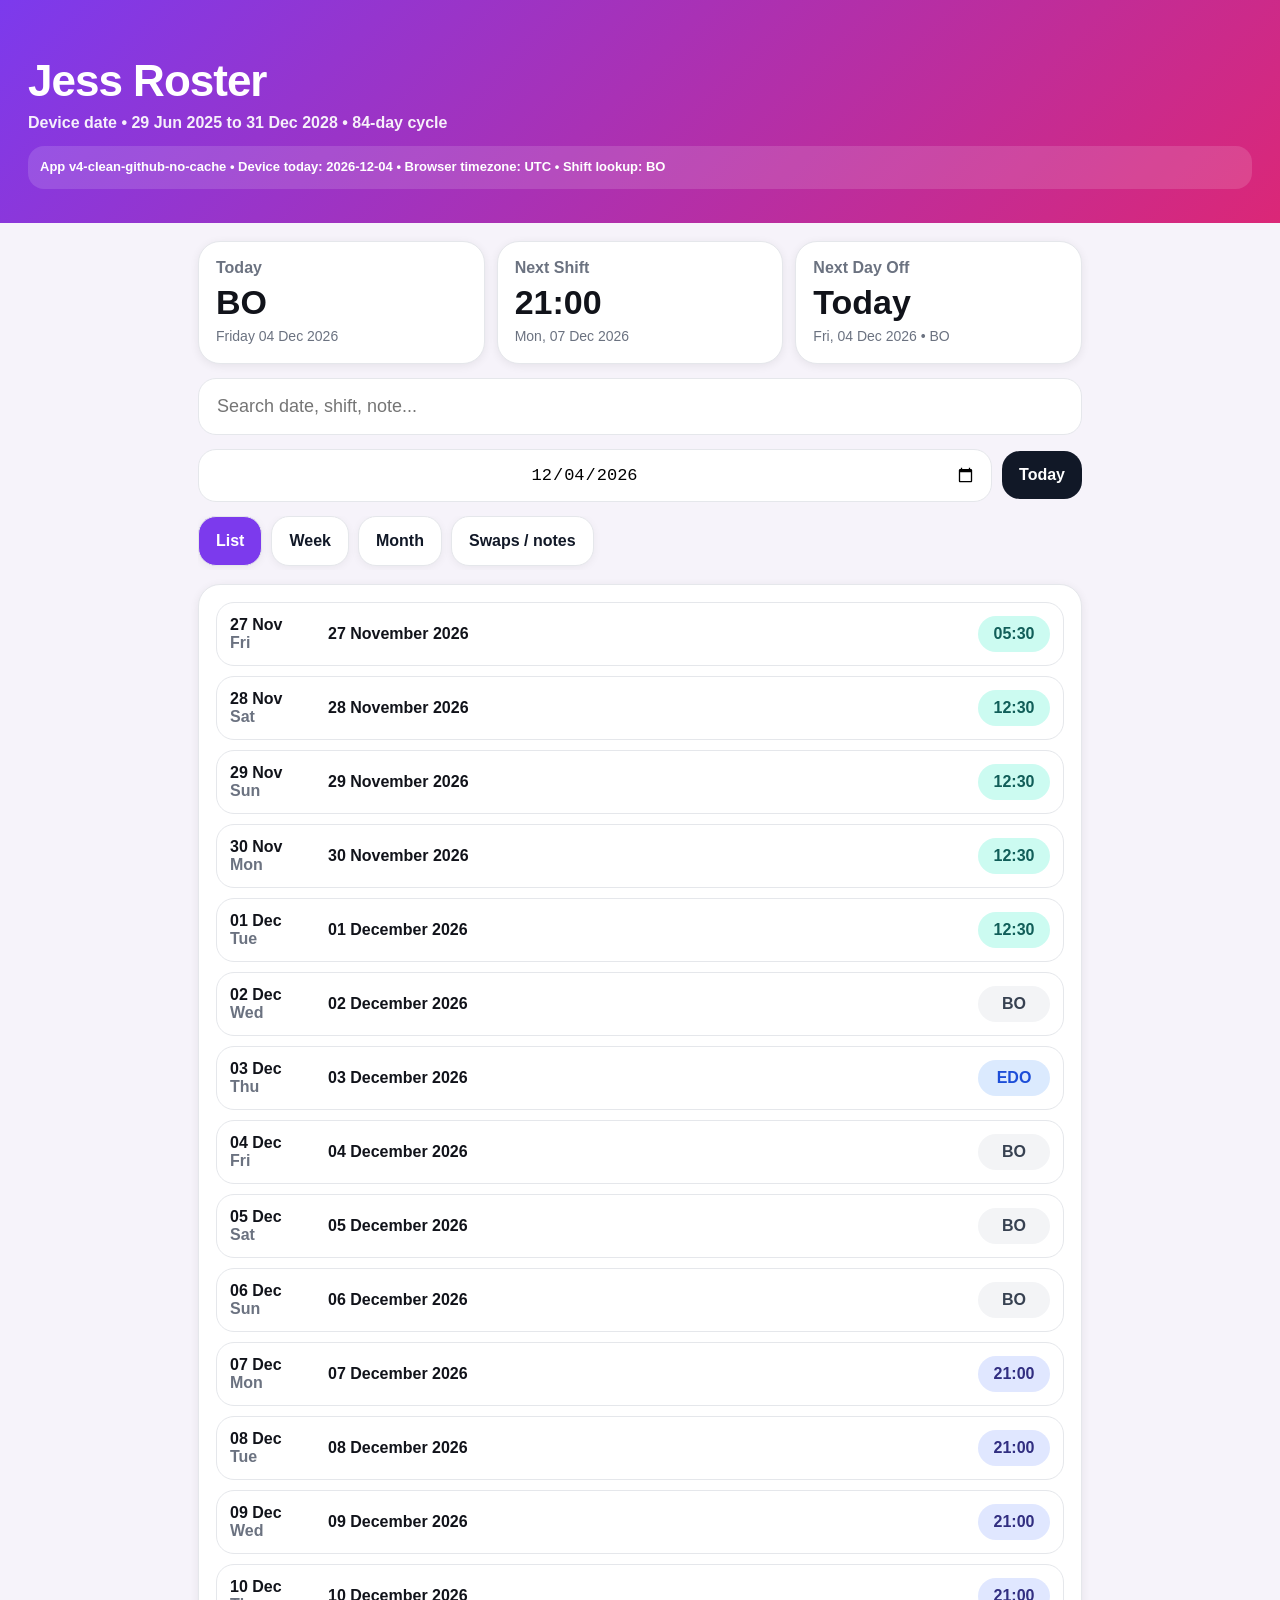
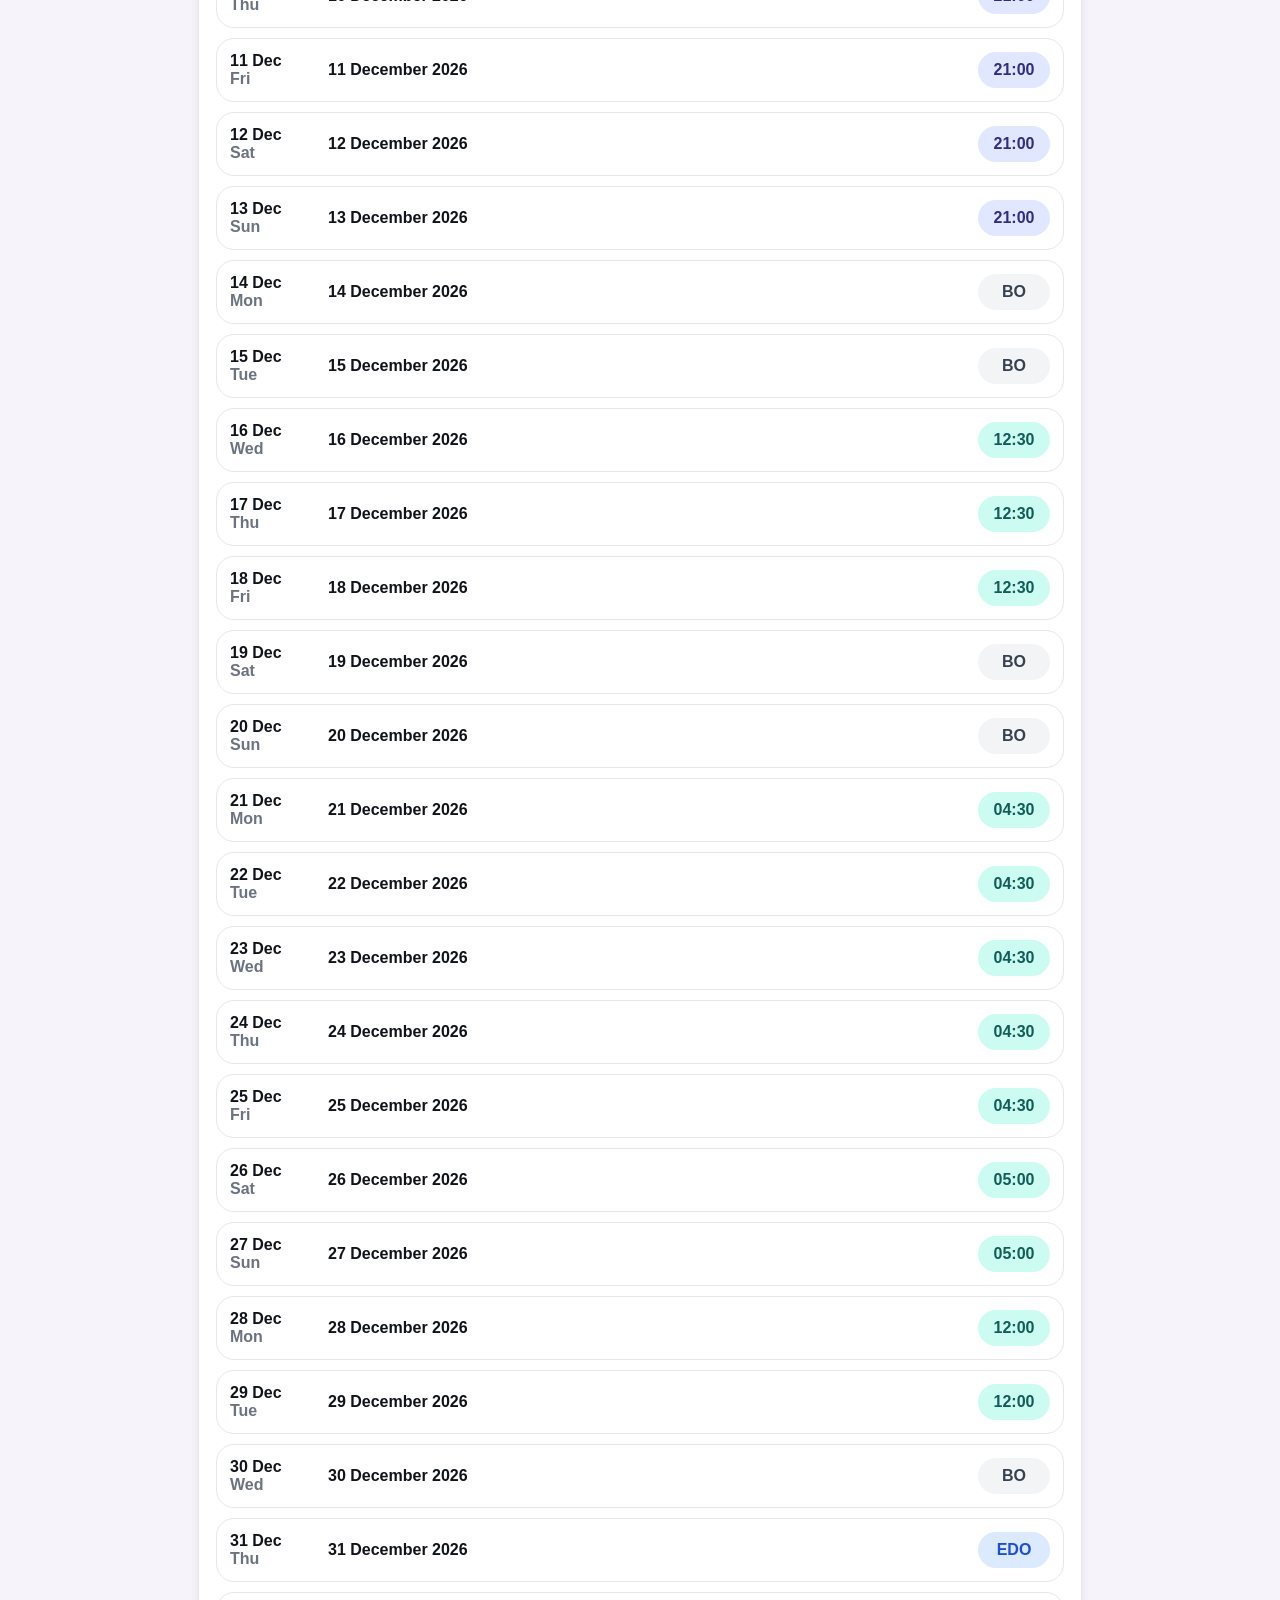
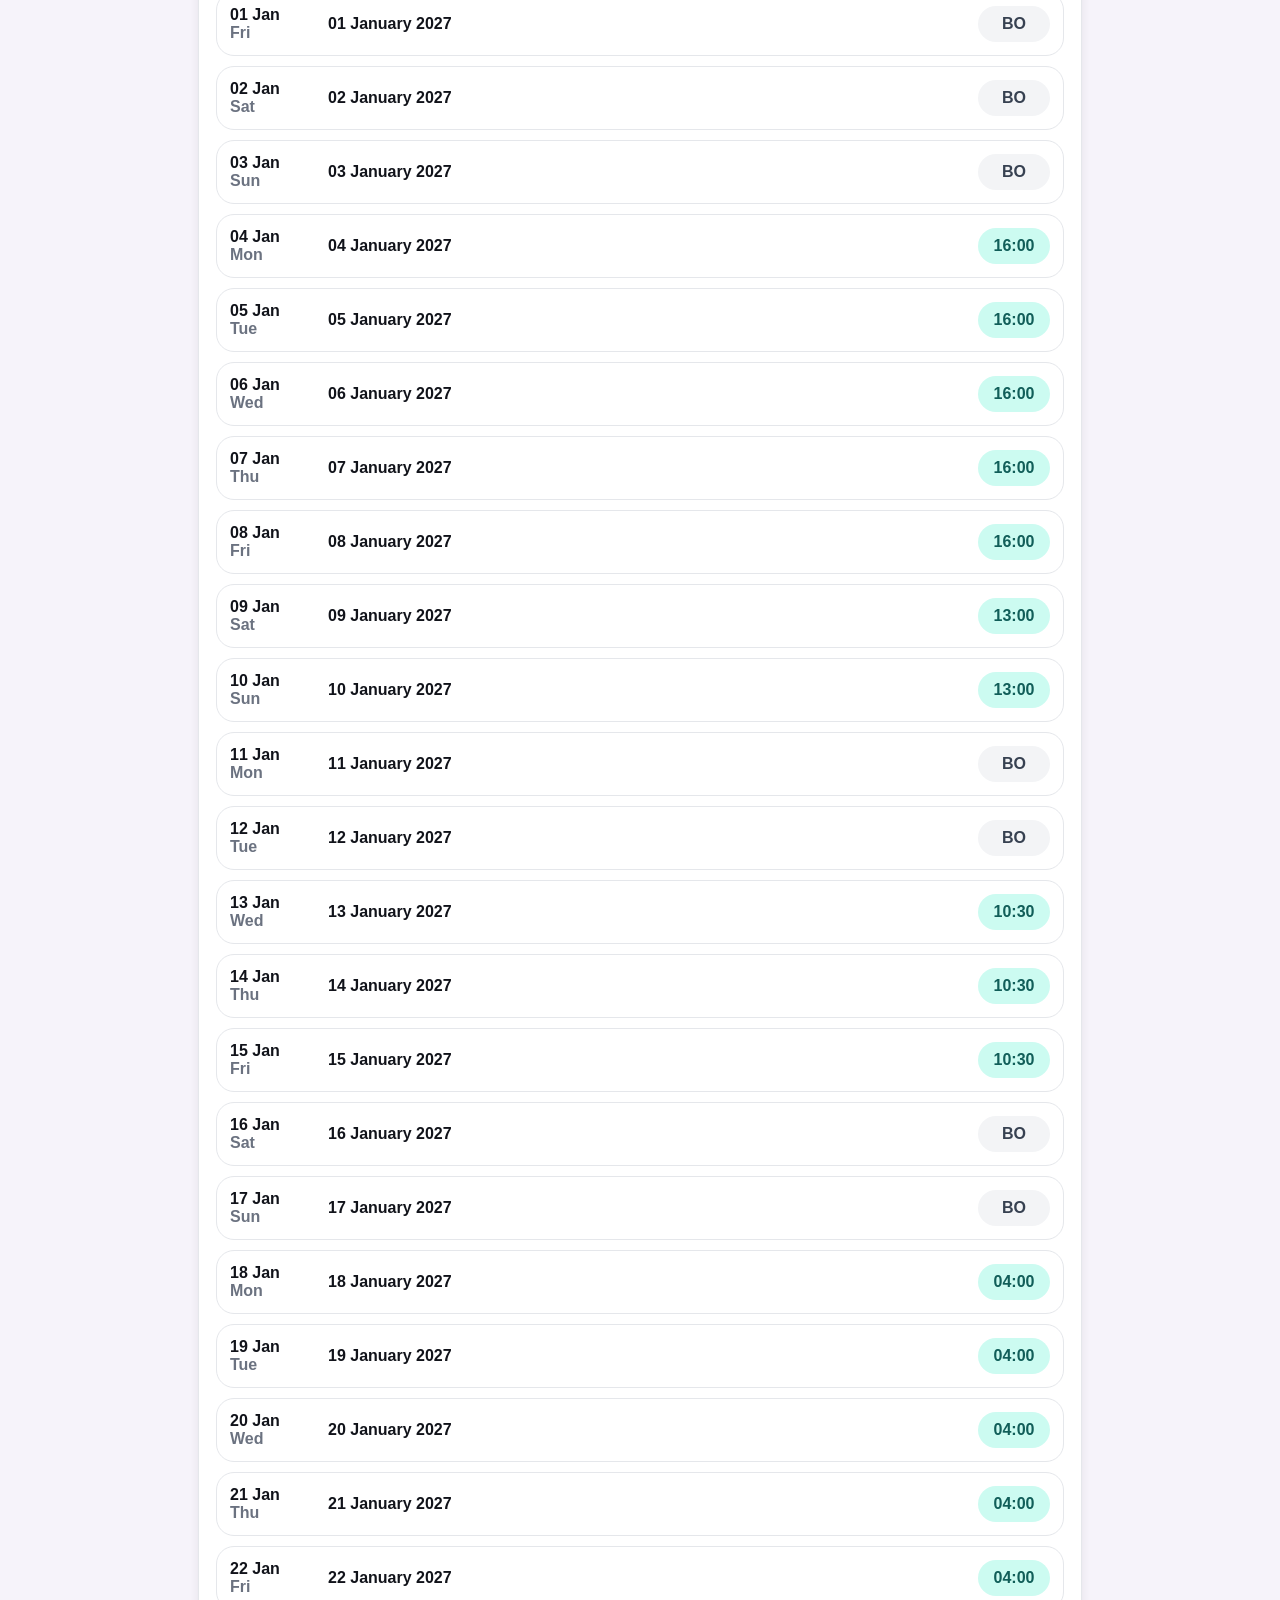
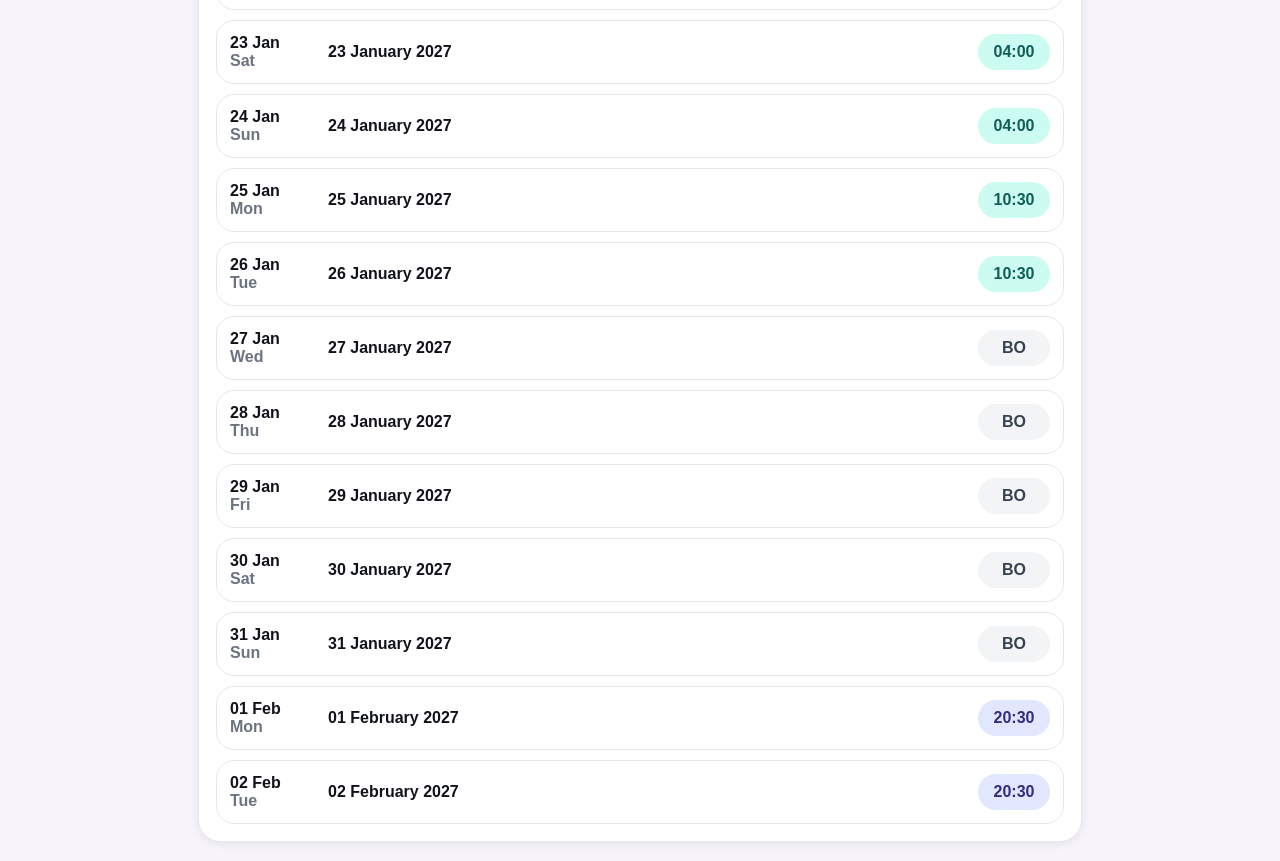
<file: Jess_Roster_Mobile_Fixed.html>
<!doctype html>
<html lang="en-AU">
<head>
<meta charset="utf-8">
<meta name="viewport" content="width=device-width,initial-scale=1,viewport-fit=cover">
<meta name="theme-color" content="#7c3aed">
<meta name="apple-mobile-web-app-capable" content="yes">
<meta name="apple-mobile-web-app-status-bar-style" content="black-translucent">
<meta name="apple-mobile-web-app-title" content="Jess Roster">
<title>Jess Roster</title>
<style>
:root {
  --bg:#f6f3fa; --card:#fff; --ink:#11131a; --muted:#6b7280; --line:#e5e7eb;
  --purple:#7c3aed; --pink:#db2777;
}
* { box-sizing:border-box; -webkit-tap-highlight-color:transparent; }
html { -webkit-text-size-adjust:100%; }
body {
  margin:0; background:var(--bg); color:var(--ink);
  font-family:-apple-system,BlinkMacSystemFont,"Segoe UI",Roboto,Arial,sans-serif;
  padding-bottom:env(safe-area-inset-bottom);
}
header {
  padding:calc(42px + env(safe-area-inset-top)) 22px 26px;
  color:white; background:linear-gradient(135deg,var(--purple),var(--pink));
}
h1 { margin:0; font-size:40px; letter-spacing:-1px; }
header p { margin:8px 0 0; font-size:16px; opacity:.92; font-weight:700; }
main { padding:14px; max-width:920px; margin:auto; }
.grid { display:grid; grid-template-columns:1fr; gap:12px; }
.card { background:var(--card); border:1px solid var(--line); border-radius:22px; padding:17px; box-shadow:0 2px 10px #00000012; }
.label { color:var(--muted); font-weight:800; font-size:16px; }
.big { font-size:34px; font-weight:900; margin-top:8px; line-height:1.05; min-height:38px; }
.small { color:var(--muted); font-size:14px; margin-top:5px; min-height:18px; }
.search { width:100%; padding:17px 18px; border:1px solid var(--line); border-radius:18px; font-size:18px; margin:14px 0; }
.datebar { display:flex; gap:10px; align-items:center; }
.datebar input { min-width:0; flex:1; padding:15px; border-radius:18px; border:1px solid var(--line); text-align:center; font-size:17px; }
button { border:0; border-radius:18px; padding:15px 17px; font-weight:900; background:#111827; color:white; cursor:pointer; font-size:16px; }
.tabs { display:flex; gap:9px; overflow:auto; margin:14px 0; padding-bottom:4px; }
.tabs button { white-space:nowrap; background:white; color:#111827; border:1px solid var(--line); box-shadow:0 2px 8px #0000000d; }
.tabs button.active { background:var(--purple); color:white; }
.rows { display:grid; gap:10px; }
.row { display:grid; grid-template-columns:88px 1fr 76px; gap:10px; align-items:center; padding:13px; border:1px solid var(--line); border-radius:18px; background:white; }
.row .d { font-weight:900; }
.row .w { color:var(--muted); font-weight:700; }
.pill { justify-self:end; min-width:72px; text-align:center; border-radius:999px; padding:9px 10px; font-weight:900; background:#eef2ff; }
.pill.off { background:#f3f4f6; color:#374151; }
.pill.day { background:#ccfbf1; color:#115e59; }
.pill.night { background:#e0e7ff; color:#312e81; }
.pill.leave { background:#fef3c7; color:#92400e; }
.pill.edo { background:#dbeafe; color:#1d4ed8; }
.monthHead { display:flex; align-items:center; justify-content:space-between; margin-bottom:12px; gap:10px; }
.monthHead h2 { margin:0; font-size:21px; text-align:center; }
.monthGrid { display:grid; grid-template-columns:repeat(7,1fr); gap:6px; }
.dow { text-align:center; font-size:12px; font-weight:900; color:var(--muted); }
.daycell { min-height:66px; background:white; border:1px solid var(--line); border-radius:14px; padding:6px; }
.daycell.other { opacity:.35; }
.daycell.today { outline:3px solid var(--purple); }
.num { font-weight:900; }
.shift { margin-top:5px; display:inline-block; font-weight:900; font-size:12px; border-radius:999px; padding:5px 6px; background:#eef2ff; }
textarea { width:100%; border:1px solid var(--line); border-radius:14px; padding:12px; min-height:90px; font-size:16px; }
.note { border:1px solid var(--line); background:white; border-radius:16px; padding:12px; margin-bottom:10px; }
.debug { margin-top:14px; padding:12px; border-radius:16px; background:#ffffff22; color:white; font-size:13px; font-weight:700; line-height:1.45; overflow-wrap:anywhere; }
@media (min-width:720px) {
  header { padding:56px 28px 34px; }
  h1 { font-size:44px; }
  main { padding:18px; }
  .grid { grid-template-columns:repeat(3,1fr); }
  .big { font-size:34px; }
  .daycell { min-height:78px; padding:8px; }
}
</style>
</head>
<body>
<header>
  <h1>Jess Roster</h1>
  <p>Device date • 29 Jun 2025 to 31 Dec 2028 • 84-day cycle</p>
  <div class="debug" id="debugBox">Loading v4-clean-github-no-cache...</div>
</header>
<main>
  <section class="grid">
    <div class="card"><div class="label">Today</div><div id="todayShift" class="big">—</div><div id="todayDate" class="small"></div></div>
    <div class="card"><div class="label">Next Shift</div><div id="nextShift" class="big">—</div><div id="nextDate" class="small"></div></div>
    <div class="card"><div class="label">Next Day Off</div><div id="nextOff" class="big">—</div><div id="nextOffDate" class="small"></div></div>
  </section>

  <input id="search" class="search" placeholder="Search date, shift, note...">

  <div class="datebar">
    <input id="jumpDate" type="date">
    <button id="todayButton" type="button">Today</button>
  </div>

  <nav class="tabs">
    <button class="active" data-view="list" type="button">List</button>
    <button data-view="week" type="button">Week</button>
    <button data-view="month" type="button">Month</button>
    <button data-view="notes" type="button">Swaps / notes</button>
  </nav>

  <section id="content" class="card"></section>
</main>

<script>
const APP_VERSION = "v4-clean-github-no-cache";
const ROSTER = [{"date":"2025-06-29","shift":"20:30"},{"date":"2025-06-30","shift":"BO"},{"date":"2025-07-01","shift":"BO"},{"date":"2025-07-02","shift":"12:00"},{"date":"2025-07-03","shift":"12:00"},{"date":"2025-07-04","shift":"12:00"},{"date":"2025-07-05","shift":"BO"},{"date":"2025-07-06","shift":"BO"},{"date":"2025-07-07","shift":"05:30"},{"date":"2025-07-08","shift":"05:30"},{"date":"2025-07-09","shift":"05:30"},{"date":"2025-07-10","shift":"05:30"},{"date":"2025-07-11","shift":"05:30"},{"date":"2025-07-12","shift":"12:30"},{"date":"2025-07-13","shift":"12:30"},{"date":"2025-07-14","shift":"12:30"},{"date":"2025-07-15","shift":"12:30"},{"date":"2025-07-16","shift":"BO"},{"date":"2025-07-17","shift":"EDO"},{"date":"2025-07-18","shift":"BO"},{"date":"2025-07-19","shift":"BO"},{"date":"2025-07-20","shift":"BO"},{"date":"2025-07-21","shift":"21:00"},{"date":"2025-07-22","shift":"21:00"},{"date":"2025-07-23","shift":"21:00"},{"date":"2025-07-24","shift":"21:00"},{"date":"2025-07-25","shift":"21:00"},{"date":"2025-07-26","shift":"21:00"},{"date":"2025-07-27","shift":"21:00"},{"date":"2025-07-28","shift":"BO"},{"date":"2025-07-29","shift":"BO"},{"date":"2025-07-30","shift":"12:30"},{"date":"2025-07-31","shift":"12:30"},{"date":"2025-08-01","shift":"12:30"},{"date":"2025-08-02","shift":"BO"},{"date":"2025-08-03","shift":"BO"},{"date":"2025-08-04","shift":"04:30"},{"date":"2025-08-05","shift":"04:30"},{"date":"2025-08-06","shift":"04:30"},{"date":"2025-08-07","shift":"04:30"},{"date":"2025-08-08","shift":"04:30"},{"date":"2025-08-09","shift":"05:00"},{"date":"2025-08-10","shift":"05:00"},{"date":"2025-08-11","shift":"12:00"},{"date":"2025-08-12","shift":"12:00"},{"date":"2025-08-13","shift":"BO"},{"date":"2025-08-14","shift":"EDO"},{"date":"2025-08-15","shift":"BO"},{"date":"2025-08-16","shift":"BO"},{"date":"2025-08-17","shift":"BO"},{"date":"2025-08-18","shift":"16:00"},{"date":"2025-08-19","shift":"16:00"},{"date":"2025-08-20","shift":"16:00"},{"date":"2025-08-21","shift":"16:00"},{"date":"2025-08-22","shift":"16:00"},{"date":"2025-08-23","shift":"13:00"},{"date":"2025-08-24","shift":"13:00"},{"date":"2025-08-25","shift":"BO"},{"date":"2025-08-26","shift":"BO"},{"date":"2025-08-27","shift":"10:30"},{"date":"2025-08-28","shift":"10:30"},{"date":"2025-08-29","shift":"10:30"},{"date":"2025-08-30","shift":"BO"},{"date":"2025-08-31","shift":"BO"},{"date":"2025-09-01","shift":"04:00"},{"date":"2025-09-02","shift":"04:00"},{"date":"2025-09-03","shift":"04:00"},{"date":"2025-09-04","shift":"04:00"},{"date":"2025-09-05","shift":"04:00"},{"date":"2025-09-06","shift":"04:00"},{"date":"2025-09-07","shift":"04:00"},{"date":"2025-09-08","shift":"10:30"},{"date":"2025-09-09","shift":"10:30"},{"date":"2025-09-10","shift":"BO"},{"date":"2025-09-11","shift":"BO"},{"date":"2025-09-12","shift":"BO"},{"date":"2025-09-13","shift":"BO"},{"date":"2025-09-14","shift":"BO"},{"date":"2025-09-15","shift":"20:30"},{"date":"2025-09-16","shift":"20:30"},{"date":"2025-09-17","shift":"20:30"},{"date":"2025-09-18","shift":"20:30"},{"date":"2025-09-19","shift":"20:30"},{"date":"2025-09-20","shift":"20:30"},{"date":"2025-09-21","shift":"20:30"},{"date":"2025-09-22","shift":"BO"},{"date":"2025-09-23","shift":"BO"},{"date":"2025-09-24","shift":"12:00"},{"date":"2025-09-25","shift":"12:00"},{"date":"2025-09-26","shift":"12:00"},{"date":"2025-09-27","shift":"BO"},{"date":"2025-09-28","shift":"BO"},{"date":"2025-09-29","shift":"05:30"},{"date":"2025-09-30","shift":"05:30"},{"date":"2025-10-01","shift":"05:30"},{"date":"2025-10-02","shift":"05:30"},{"date":"2025-10-03","shift":"05:30"},{"date":"2025-10-04","shift":"12:30"},{"date":"2025-10-05","shift":"12:30"},{"date":"2025-10-06","shift":"12:30"},{"date":"2025-10-07","shift":"12:30"},{"date":"2025-10-08","shift":"BO"},{"date":"2025-10-09","shift":"EDO"},{"date":"2025-10-10","shift":"BO"},{"date":"2025-10-11","shift":"BO"},{"date":"2025-10-12","shift":"BO"},{"date":"2025-10-13","shift":"21:00"},{"date":"2025-10-14","shift":"21:00"},{"date":"2025-10-15","shift":"21:00"},{"date":"2025-10-16","shift":"21:00"},{"date":"2025-10-17","shift":"21:00"},{"date":"2025-10-18","shift":"21:00"},{"date":"2025-10-19","shift":"21:00"},{"date":"2025-10-20","shift":"BO"},{"date":"2025-10-21","shift":"BO"},{"date":"2025-10-22","shift":"12:30"},{"date":"2025-10-23","shift":"12:30"},{"date":"2025-10-24","shift":"12:30"},{"date":"2025-10-25","shift":"BO"},{"date":"2025-10-26","shift":"BO"},{"date":"2025-10-27","shift":"04:30"},{"date":"2025-10-28","shift":"04:30"},{"date":"2025-10-29","shift":"04:30"},{"date":"2025-10-30","shift":"04:30"},{"date":"2025-10-31","shift":"04:30"},{"date":"2025-11-01","shift":"05:00"},{"date":"2025-11-02","shift":"05:00"},{"date":"2025-11-03","shift":"12:00"},{"date":"2025-11-04","shift":"12:00"},{"date":"2025-11-05","shift":"BO"},{"date":"2025-11-06","shift":"EDO"},{"date":"2025-11-07","shift":"BO"},{"date":"2025-11-08","shift":"BO"},{"date":"2025-11-09","shift":"BO"},{"date":"2025-11-10","shift":"16:00"},{"date":"2025-11-11","shift":"16:00"},{"date":"2025-11-12","shift":"16:00"},{"date":"2025-11-13","shift":"16:00"},{"date":"2025-11-14","shift":"16:00"},{"date":"2025-11-15","shift":"13:00"},{"date":"2025-11-16","shift":"13:00"},{"date":"2025-11-17","shift":"BO"},{"date":"2025-11-18","shift":"BO"},{"date":"2025-11-19","shift":"10:30"},{"date":"2025-11-20","shift":"10:30"},{"date":"2025-11-21","shift":"10:30"},{"date":"2025-11-22","shift":"BO"},{"date":"2025-11-23","shift":"BO"},{"date":"2025-11-24","shift":"04:00"},{"date":"2025-11-25","shift":"04:00"},{"date":"2025-11-26","shift":"04:00"},{"date":"2025-11-27","shift":"04:00"},{"date":"2025-11-28","shift":"04:00"},{"date":"2025-11-29","shift":"04:00"},{"date":"2025-11-30","shift":"04:00"},{"date":"2025-12-01","shift":"10:30"},{"date":"2025-12-02","shift":"10:30"},{"date":"2025-12-03","shift":"BO"},{"date":"2025-12-04","shift":"BO"},{"date":"2025-12-05","shift":"BO"},{"date":"2025-12-06","shift":"BO"},{"date":"2025-12-07","shift":"BO"},{"date":"2025-12-08","shift":"20:30"},{"date":"2025-12-09","shift":"20:30"},{"date":"2025-12-10","shift":"20:30"},{"date":"2025-12-11","shift":"20:30"},{"date":"2025-12-12","shift":"20:30"},{"date":"2025-12-13","shift":"20:30"},{"date":"2025-12-14","shift":"20:30"},{"date":"2025-12-15","shift":"BO"},{"date":"2025-12-16","shift":"BO"},{"date":"2025-12-17","shift":"12:00"},{"date":"2025-12-18","shift":"12:00"},{"date":"2025-12-19","shift":"12:00"},{"date":"2025-12-20","shift":"BO"},{"date":"2025-12-21","shift":"BO"},{"date":"2025-12-22","shift":"05:30"},{"date":"2025-12-23","shift":"05:30"},{"date":"2025-12-24","shift":"05:30"},{"date":"2025-12-25","shift":"05:30"},{"date":"2025-12-26","shift":"05:30"},{"date":"2025-12-27","shift":"12:30"},{"date":"2025-12-28","shift":"12:30"},{"date":"2025-12-29","shift":"12:30"},{"date":"2025-12-30","shift":"12:30"},{"date":"2025-12-31","shift":"BO"},{"date":"2026-01-01","shift":"EDO"},{"date":"2026-01-02","shift":"BO"},{"date":"2026-01-03","shift":"BO"},{"date":"2026-01-04","shift":"BO"},{"date":"2026-01-05","shift":"21:00"},{"date":"2026-01-06","shift":"21:00"},{"date":"2026-01-07","shift":"21:00"},{"date":"2026-01-08","shift":"21:00"},{"date":"2026-01-09","shift":"21:00"},{"date":"2026-01-10","shift":"21:00"},{"date":"2026-01-11","shift":"21:00"},{"date":"2026-01-12","shift":"BO"},{"date":"2026-01-13","shift":"BO"},{"date":"2026-01-14","shift":"12:30"},{"date":"2026-01-15","shift":"12:30"},{"date":"2026-01-16","shift":"12:30"},{"date":"2026-01-17","shift":"BO"},{"date":"2026-01-18","shift":"BO"},{"date":"2026-01-19","shift":"04:30"},{"date":"2026-01-20","shift":"04:30"},{"date":"2026-01-21","shift":"04:30"},{"date":"2026-01-22","shift":"04:30"},{"date":"2026-01-23","shift":"04:30"},{"date":"2026-01-24","shift":"05:00"},{"date":"2026-01-25","shift":"05:00"},{"date":"2026-01-26","shift":"12:00"},{"date":"2026-01-27","shift":"12:00"},{"date":"2026-01-28","shift":"BO"},{"date":"2026-01-29","shift":"EDO"},{"date":"2026-01-30","shift":"BO"},{"date":"2026-01-31","shift":"BO"},{"date":"2026-02-01","shift":"BO"},{"date":"2026-02-02","shift":"16:00"},{"date":"2026-02-03","shift":"16:00"},{"date":"2026-02-04","shift":"16:00"},{"date":"2026-02-05","shift":"16:00"},{"date":"2026-02-06","shift":"16:00"},{"date":"2026-02-07","shift":"13:00"},{"date":"2026-02-08","shift":"13:00"},{"date":"2026-02-09","shift":"BO"},{"date":"2026-02-10","shift":"BO"},{"date":"2026-02-11","shift":"10:30"},{"date":"2026-02-12","shift":"10:30"},{"date":"2026-02-13","shift":"10:30"},{"date":"2026-02-14","shift":"BO"},{"date":"2026-02-15","shift":"BO"},{"date":"2026-02-16","shift":"04:00"},{"date":"2026-02-17","shift":"04:00"},{"date":"2026-02-18","shift":"04:00"},{"date":"2026-02-19","shift":"04:00"},{"date":"2026-02-20","shift":"04:00"},{"date":"2026-02-21","shift":"04:00"},{"date":"2026-02-22","shift":"04:00"},{"date":"2026-02-23","shift":"10:30"},{"date":"2026-02-24","shift":"10:30"},{"date":"2026-02-25","shift":"BO"},{"date":"2026-02-26","shift":"BO"},{"date":"2026-02-27","shift":"BO"},{"date":"2026-02-28","shift":"BO"},{"date":"2026-03-01","shift":"BO"},{"date":"2026-03-02","shift":"20:30"},{"date":"2026-03-03","shift":"20:30"},{"date":"2026-03-04","shift":"20:30"},{"date":"2026-03-05","shift":"20:30"},{"date":"2026-03-06","shift":"20:30"},{"date":"2026-03-07","shift":"20:30"},{"date":"2026-03-08","shift":"20:30"},{"date":"2026-03-09","shift":"BO"},{"date":"2026-03-10","shift":"BO"},{"date":"2026-03-11","shift":"12:00"},{"date":"2026-03-12","shift":"12:00"},{"date":"2026-03-13","shift":"12:00"},{"date":"2026-03-14","shift":"BO"},{"date":"2026-03-15","shift":"BO"},{"date":"2026-03-16","shift":"05:30"},{"date":"2026-03-17","shift":"05:30"},{"date":"2026-03-18","shift":"05:30"},{"date":"2026-03-19","shift":"05:30"},{"date":"2026-03-20","shift":"05:30"},{"date":"2026-03-21","shift":"12:30"},{"date":"2026-03-22","shift":"12:30"},{"date":"2026-03-23","shift":"12:30"},{"date":"2026-03-24","shift":"12:30"},{"date":"2026-03-25","shift":"BO"},{"date":"2026-03-26","shift":"EDO"},{"date":"2026-03-27","shift":"BO"},{"date":"2026-03-28","shift":"BO"},{"date":"2026-03-29","shift":"BO"},{"date":"2026-03-30","shift":"21:00"},{"date":"2026-03-31","shift":"21:00"},{"date":"2026-04-01","shift":"21:00"},{"date":"2026-04-02","shift":"21:00"},{"date":"2026-04-03","shift":"21:00"},{"date":"2026-04-04","shift":"21:00"},{"date":"2026-04-05","shift":"21:00"},{"date":"2026-04-06","shift":"BO"},{"date":"2026-04-07","shift":"BO"},{"date":"2026-04-08","shift":"12:30"},{"date":"2026-04-09","shift":"12:30"},{"date":"2026-04-10","shift":"12:30"},{"date":"2026-04-11","shift":"BO"},{"date":"2026-04-12","shift":"BO"},{"date":"2026-04-13","shift":"04:30"},{"date":"2026-04-14","shift":"04:30"},{"date":"2026-04-15","shift":"04:30"},{"date":"2026-04-16","shift":"04:30"},{"date":"2026-04-17","shift":"04:30"},{"date":"2026-04-18","shift":"05:00"},{"date":"2026-04-19","shift":"05:00"},{"date":"2026-04-20","shift":"12:00"},{"date":"2026-04-21","shift":"12:00"},{"date":"2026-04-22","shift":"BO"},{"date":"2026-04-23","shift":"EDO"},{"date":"2026-04-24","shift":"BO"},{"date":"2026-04-25","shift":"BO"},{"date":"2026-04-26","shift":"BO"},{"date":"2026-04-27","shift":"16:00"},{"date":"2026-04-28","shift":"16:00"},{"date":"2026-04-29","shift":"16:00"},{"date":"2026-04-30","shift":"16:00"},{"date":"2026-05-01","shift":"16:00"},{"date":"2026-05-02","shift":"13:00"},{"date":"2026-05-03","shift":"13:00"},{"date":"2026-05-04","shift":"BO"},{"date":"2026-05-05","shift":"BO"},{"date":"2026-05-06","shift":"10:30"},{"date":"2026-05-07","shift":"10:30"},{"date":"2026-05-08","shift":"10:30"},{"date":"2026-05-09","shift":"BO"},{"date":"2026-05-10","shift":"BO"},{"date":"2026-05-11","shift":"04:00"},{"date":"2026-05-12","shift":"04:00"},{"date":"2026-05-13","shift":"04:00"},{"date":"2026-05-14","shift":"04:00"},{"date":"2026-05-15","shift":"04:00"},{"date":"2026-05-16","shift":"04:00"},{"date":"2026-05-17","shift":"04:00"},{"date":"2026-05-18","shift":"10:30"},{"date":"2026-05-19","shift":"10:30"},{"date":"2026-05-20","shift":"BO"},{"date":"2026-05-21","shift":"BO"},{"date":"2026-05-22","shift":"BO"},{"date":"2026-05-23","shift":"BO"},{"date":"2026-05-24","shift":"BO"},{"date":"2026-05-25","shift":"20:30"},{"date":"2026-05-26","shift":"20:30"},{"date":"2026-05-27","shift":"20:30"},{"date":"2026-05-28","shift":"20:30"},{"date":"2026-05-29","shift":"20:30"},{"date":"2026-05-30","shift":"20:30"},{"date":"2026-05-31","shift":"20:30"},{"date":"2026-06-01","shift":"BO"},{"date":"2026-06-02","shift":"BO"},{"date":"2026-06-03","shift":"12:00"},{"date":"2026-06-04","shift":"12:00"},{"date":"2026-06-05","shift":"12:00"},{"date":"2026-06-06","shift":"BO"},{"date":"2026-06-07","shift":"BO"},{"date":"2026-06-08","shift":"05:30"},{"date":"2026-06-09","shift":"05:30"},{"date":"2026-06-10","shift":"05:30"},{"date":"2026-06-11","shift":"05:30"},{"date":"2026-06-12","shift":"05:30"},{"date":"2026-06-13","shift":"12:30"},{"date":"2026-06-14","shift":"12:30"},{"date":"2026-06-15","shift":"12:30"},{"date":"2026-06-16","shift":"12:30"},{"date":"2026-06-17","shift":"BO"},{"date":"2026-06-18","shift":"EDO"},{"date":"2026-06-19","shift":"BO"},{"date":"2026-06-20","shift":"BO"},{"date":"2026-06-21","shift":"BO"},{"date":"2026-06-22","shift":"21:00"},{"date":"2026-06-23","shift":"21:00"},{"date":"2026-06-24","shift":"21:00"},{"date":"2026-06-25","shift":"21:00"},{"date":"2026-06-26","shift":"21:00"},{"date":"2026-06-27","shift":"21:00"},{"date":"2026-06-28","shift":"21:00"},{"date":"2026-06-29","shift":"BO"},{"date":"2026-06-30","shift":"BO"},{"date":"2026-07-01","shift":"12:30"},{"date":"2026-07-02","shift":"12:30"},{"date":"2026-07-03","shift":"12:30"},{"date":"2026-07-04","shift":"BO"},{"date":"2026-07-05","shift":"BO"},{"date":"2026-07-06","shift":"04:30"},{"date":"2026-07-07","shift":"04:30"},{"date":"2026-07-08","shift":"04:30"},{"date":"2026-07-09","shift":"04:30"},{"date":"2026-07-10","shift":"04:30"},{"date":"2026-07-11","shift":"05:00"},{"date":"2026-07-12","shift":"05:00"},{"date":"2026-07-13","shift":"12:00"},{"date":"2026-07-14","shift":"12:00"},{"date":"2026-07-15","shift":"BO"},{"date":"2026-07-16","shift":"EDO"},{"date":"2026-07-17","shift":"BO"},{"date":"2026-07-18","shift":"BO"},{"date":"2026-07-19","shift":"BO"},{"date":"2026-07-20","shift":"16:00"},{"date":"2026-07-21","shift":"16:00"},{"date":"2026-07-22","shift":"16:00"},{"date":"2026-07-23","shift":"16:00"},{"date":"2026-07-24","shift":"16:00"},{"date":"2026-07-25","shift":"13:00"},{"date":"2026-07-26","shift":"13:00"},{"date":"2026-07-27","shift":"BO"},{"date":"2026-07-28","shift":"BO"},{"date":"2026-07-29","shift":"10:30"},{"date":"2026-07-30","shift":"10:30"},{"date":"2026-07-31","shift":"10:30"},{"date":"2026-08-01","shift":"BO"},{"date":"2026-08-02","shift":"BO"},{"date":"2026-08-03","shift":"04:00"},{"date":"2026-08-04","shift":"04:00"},{"date":"2026-08-05","shift":"04:00"},{"date":"2026-08-06","shift":"04:00"},{"date":"2026-08-07","shift":"04:00"},{"date":"2026-08-08","shift":"04:00"},{"date":"2026-08-09","shift":"04:00"},{"date":"2026-08-10","shift":"10:30"},{"date":"2026-08-11","shift":"10:30"},{"date":"2026-08-12","shift":"BO"},{"date":"2026-08-13","shift":"BO"},{"date":"2026-08-14","shift":"BO"},{"date":"2026-08-15","shift":"BO"},{"date":"2026-08-16","shift":"BO"},{"date":"2026-08-17","shift":"20:30"},{"date":"2026-08-18","shift":"20:30"},{"date":"2026-08-19","shift":"20:30"},{"date":"2026-08-20","shift":"20:30"},{"date":"2026-08-21","shift":"20:30"},{"date":"2026-08-22","shift":"20:30"},{"date":"2026-08-23","shift":"20:30"},{"date":"2026-08-24","shift":"BO"},{"date":"2026-08-25","shift":"BO"},{"date":"2026-08-26","shift":"12:00"},{"date":"2026-08-27","shift":"12:00"},{"date":"2026-08-28","shift":"12:00"},{"date":"2026-08-29","shift":"BO"},{"date":"2026-08-30","shift":"BO"},{"date":"2026-08-31","shift":"05:30"},{"date":"2026-09-01","shift":"05:30"},{"date":"2026-09-02","shift":"05:30"},{"date":"2026-09-03","shift":"05:30"},{"date":"2026-09-04","shift":"05:30"},{"date":"2026-09-05","shift":"12:30"},{"date":"2026-09-06","shift":"12:30"},{"date":"2026-09-07","shift":"12:30"},{"date":"2026-09-08","shift":"12:30"},{"date":"2026-09-09","shift":"BO"},{"date":"2026-09-10","shift":"EDO"},{"date":"2026-09-11","shift":"BO"},{"date":"2026-09-12","shift":"BO"},{"date":"2026-09-13","shift":"BO"},{"date":"2026-09-14","shift":"21:00"},{"date":"2026-09-15","shift":"21:00"},{"date":"2026-09-16","shift":"21:00"},{"date":"2026-09-17","shift":"21:00"},{"date":"2026-09-18","shift":"21:00"},{"date":"2026-09-19","shift":"21:00"},{"date":"2026-09-20","shift":"21:00"},{"date":"2026-09-21","shift":"BO"},{"date":"2026-09-22","shift":"BO"},{"date":"2026-09-23","shift":"12:30"},{"date":"2026-09-24","shift":"12:30"},{"date":"2026-09-25","shift":"12:30"},{"date":"2026-09-26","shift":"BO"},{"date":"2026-09-27","shift":"BO"},{"date":"2026-09-28","shift":"04:30"},{"date":"2026-09-29","shift":"04:30"},{"date":"2026-09-30","shift":"04:30"},{"date":"2026-10-01","shift":"04:30"},{"date":"2026-10-02","shift":"04:30"},{"date":"2026-10-03","shift":"05:00"},{"date":"2026-10-04","shift":"05:00"},{"date":"2026-10-05","shift":"12:00"},{"date":"2026-10-06","shift":"12:00"},{"date":"2026-10-07","shift":"BO"},{"date":"2026-10-08","shift":"EDO"},{"date":"2026-10-09","shift":"BO"},{"date":"2026-10-10","shift":"BO"},{"date":"2026-10-11","shift":"BO"},{"date":"2026-10-12","shift":"16:00"},{"date":"2026-10-13","shift":"16:00"},{"date":"2026-10-14","shift":"16:00"},{"date":"2026-10-15","shift":"16:00"},{"date":"2026-10-16","shift":"16:00"},{"date":"2026-10-17","shift":"13:00"},{"date":"2026-10-18","shift":"13:00"},{"date":"2026-10-19","shift":"BO"},{"date":"2026-10-20","shift":"BO"},{"date":"2026-10-21","shift":"10:30"},{"date":"2026-10-22","shift":"10:30"},{"date":"2026-10-23","shift":"10:30"},{"date":"2026-10-24","shift":"BO"},{"date":"2026-10-25","shift":"BO"},{"date":"2026-10-26","shift":"04:00"},{"date":"2026-10-27","shift":"04:00"},{"date":"2026-10-28","shift":"04:00"},{"date":"2026-10-29","shift":"04:00"},{"date":"2026-10-30","shift":"04:00"},{"date":"2026-10-31","shift":"04:00"},{"date":"2026-11-01","shift":"04:00"},{"date":"2026-11-02","shift":"10:30"},{"date":"2026-11-03","shift":"10:30"},{"date":"2026-11-04","shift":"BO"},{"date":"2026-11-05","shift":"BO"},{"date":"2026-11-06","shift":"BO"},{"date":"2026-11-07","shift":"BO"},{"date":"2026-11-08","shift":"BO"},{"date":"2026-11-09","shift":"20:30"},{"date":"2026-11-10","shift":"20:30"},{"date":"2026-11-11","shift":"20:30"},{"date":"2026-11-12","shift":"20:30"},{"date":"2026-11-13","shift":"20:30"},{"date":"2026-11-14","shift":"20:30"},{"date":"2026-11-15","shift":"20:30"},{"date":"2026-11-16","shift":"BO"},{"date":"2026-11-17","shift":"BO"},{"date":"2026-11-18","shift":"12:00"},{"date":"2026-11-19","shift":"12:00"},{"date":"2026-11-20","shift":"12:00"},{"date":"2026-11-21","shift":"BO"},{"date":"2026-11-22","shift":"BO"},{"date":"2026-11-23","shift":"05:30"},{"date":"2026-11-24","shift":"05:30"},{"date":"2026-11-25","shift":"05:30"},{"date":"2026-11-26","shift":"05:30"},{"date":"2026-11-27","shift":"05:30"},{"date":"2026-11-28","shift":"12:30"},{"date":"2026-11-29","shift":"12:30"},{"date":"2026-11-30","shift":"12:30"},{"date":"2026-12-01","shift":"12:30"},{"date":"2026-12-02","shift":"BO"},{"date":"2026-12-03","shift":"EDO"},{"date":"2026-12-04","shift":"BO"},{"date":"2026-12-05","shift":"BO"},{"date":"2026-12-06","shift":"BO"},{"date":"2026-12-07","shift":"21:00"},{"date":"2026-12-08","shift":"21:00"},{"date":"2026-12-09","shift":"21:00"},{"date":"2026-12-10","shift":"21:00"},{"date":"2026-12-11","shift":"21:00"},{"date":"2026-12-12","shift":"21:00"},{"date":"2026-12-13","shift":"21:00"},{"date":"2026-12-14","shift":"BO"},{"date":"2026-12-15","shift":"BO"},{"date":"2026-12-16","shift":"12:30"},{"date":"2026-12-17","shift":"12:30"},{"date":"2026-12-18","shift":"12:30"},{"date":"2026-12-19","shift":"BO"},{"date":"2026-12-20","shift":"BO"},{"date":"2026-12-21","shift":"04:30"},{"date":"2026-12-22","shift":"04:30"},{"date":"2026-12-23","shift":"04:30"},{"date":"2026-12-24","shift":"04:30"},{"date":"2026-12-25","shift":"04:30"},{"date":"2026-12-26","shift":"05:00"},{"date":"2026-12-27","shift":"05:00"},{"date":"2026-12-28","shift":"12:00"},{"date":"2026-12-29","shift":"12:00"},{"date":"2026-12-30","shift":"BO"},{"date":"2026-12-31","shift":"EDO"},{"date":"2027-01-01","shift":"BO"},{"date":"2027-01-02","shift":"BO"},{"date":"2027-01-03","shift":"BO"},{"date":"2027-01-04","shift":"16:00"},{"date":"2027-01-05","shift":"16:00"},{"date":"2027-01-06","shift":"16:00"},{"date":"2027-01-07","shift":"16:00"},{"date":"2027-01-08","shift":"16:00"},{"date":"2027-01-09","shift":"13:00"},{"date":"2027-01-10","shift":"13:00"},{"date":"2027-01-11","shift":"BO"},{"date":"2027-01-12","shift":"BO"},{"date":"2027-01-13","shift":"10:30"},{"date":"2027-01-14","shift":"10:30"},{"date":"2027-01-15","shift":"10:30"},{"date":"2027-01-16","shift":"BO"},{"date":"2027-01-17","shift":"BO"},{"date":"2027-01-18","shift":"04:00"},{"date":"2027-01-19","shift":"04:00"},{"date":"2027-01-20","shift":"04:00"},{"date":"2027-01-21","shift":"04:00"},{"date":"2027-01-22","shift":"04:00"},{"date":"2027-01-23","shift":"04:00"},{"date":"2027-01-24","shift":"04:00"},{"date":"2027-01-25","shift":"10:30"},{"date":"2027-01-26","shift":"10:30"},{"date":"2027-01-27","shift":"BO"},{"date":"2027-01-28","shift":"BO"},{"date":"2027-01-29","shift":"BO"},{"date":"2027-01-30","shift":"BO"},{"date":"2027-01-31","shift":"BO"},{"date":"2027-02-01","shift":"20:30"},{"date":"2027-02-02","shift":"20:30"},{"date":"2027-02-03","shift":"20:30"},{"date":"2027-02-04","shift":"20:30"},{"date":"2027-02-05","shift":"20:30"},{"date":"2027-02-06","shift":"20:30"},{"date":"2027-02-07","shift":"20:30"},{"date":"2027-02-08","shift":"BO"},{"date":"2027-02-09","shift":"BO"},{"date":"2027-02-10","shift":"12:00"},{"date":"2027-02-11","shift":"12:00"},{"date":"2027-02-12","shift":"12:00"},{"date":"2027-02-13","shift":"BO"},{"date":"2027-02-14","shift":"BO"},{"date":"2027-02-15","shift":"05:30"},{"date":"2027-02-16","shift":"05:30"},{"date":"2027-02-17","shift":"05:30"},{"date":"2027-02-18","shift":"05:30"},{"date":"2027-02-19","shift":"05:30"},{"date":"2027-02-20","shift":"12:30"},{"date":"2027-02-21","shift":"12:30"},{"date":"2027-02-22","shift":"12:30"},{"date":"2027-02-23","shift":"12:30"},{"date":"2027-02-24","shift":"BO"},{"date":"2027-02-25","shift":"EDO"},{"date":"2027-02-26","shift":"BO"},{"date":"2027-02-27","shift":"BO"},{"date":"2027-02-28","shift":"BO"},{"date":"2027-03-01","shift":"21:00"},{"date":"2027-03-02","shift":"21:00"},{"date":"2027-03-03","shift":"21:00"},{"date":"2027-03-04","shift":"21:00"},{"date":"2027-03-05","shift":"21:00"},{"date":"2027-03-06","shift":"21:00"},{"date":"2027-03-07","shift":"21:00"},{"date":"2027-03-08","shift":"BO"},{"date":"2027-03-09","shift":"BO"},{"date":"2027-03-10","shift":"12:30"},{"date":"2027-03-11","shift":"12:30"},{"date":"2027-03-12","shift":"12:30"},{"date":"2027-03-13","shift":"BO"},{"date":"2027-03-14","shift":"BO"},{"date":"2027-03-15","shift":"04:30"},{"date":"2027-03-16","shift":"04:30"},{"date":"2027-03-17","shift":"04:30"},{"date":"2027-03-18","shift":"04:30"},{"date":"2027-03-19","shift":"04:30"},{"date":"2027-03-20","shift":"05:00"},{"date":"2027-03-21","shift":"05:00"},{"date":"2027-03-22","shift":"12:00"},{"date":"2027-03-23","shift":"12:00"},{"date":"2027-03-24","shift":"BO"},{"date":"2027-03-25","shift":"EDO"},{"date":"2027-03-26","shift":"BO"},{"date":"2027-03-27","shift":"BO"},{"date":"2027-03-28","shift":"BO"},{"date":"2027-03-29","shift":"16:00"},{"date":"2027-03-30","shift":"16:00"},{"date":"2027-03-31","shift":"16:00"},{"date":"2027-04-01","shift":"16:00"},{"date":"2027-04-02","shift":"16:00"},{"date":"2027-04-03","shift":"13:00"},{"date":"2027-04-04","shift":"13:00"},{"date":"2027-04-05","shift":"BO"},{"date":"2027-04-06","shift":"BO"},{"date":"2027-04-07","shift":"10:30"},{"date":"2027-04-08","shift":"10:30"},{"date":"2027-04-09","shift":"10:30"},{"date":"2027-04-10","shift":"BO"},{"date":"2027-04-11","shift":"BO"},{"date":"2027-04-12","shift":"04:00"},{"date":"2027-04-13","shift":"04:00"},{"date":"2027-04-14","shift":"04:00"},{"date":"2027-04-15","shift":"04:00"},{"date":"2027-04-16","shift":"04:00"},{"date":"2027-04-17","shift":"04:00"},{"date":"2027-04-18","shift":"04:00"},{"date":"2027-04-19","shift":"10:30"},{"date":"2027-04-20","shift":"10:30"},{"date":"2027-04-21","shift":"BO"},{"date":"2027-04-22","shift":"BO"},{"date":"2027-04-23","shift":"BO"},{"date":"2027-04-24","shift":"BO"},{"date":"2027-04-25","shift":"BO"},{"date":"2027-04-26","shift":"20:30"},{"date":"2027-04-27","shift":"20:30"},{"date":"2027-04-28","shift":"20:30"},{"date":"2027-04-29","shift":"20:30"},{"date":"2027-04-30","shift":"20:30"},{"date":"2027-05-01","shift":"20:30"},{"date":"2027-05-02","shift":"20:30"},{"date":"2027-05-03","shift":"BO"},{"date":"2027-05-04","shift":"BO"},{"date":"2027-05-05","shift":"12:00"},{"date":"2027-05-06","shift":"12:00"},{"date":"2027-05-07","shift":"12:00"},{"date":"2027-05-08","shift":"BO"},{"date":"2027-05-09","shift":"BO"},{"date":"2027-05-10","shift":"05:30"},{"date":"2027-05-11","shift":"05:30"},{"date":"2027-05-12","shift":"05:30"},{"date":"2027-05-13","shift":"05:30"},{"date":"2027-05-14","shift":"05:30"},{"date":"2027-05-15","shift":"12:30"},{"date":"2027-05-16","shift":"12:30"},{"date":"2027-05-17","shift":"12:30"},{"date":"2027-05-18","shift":"12:30"},{"date":"2027-05-19","shift":"BO"},{"date":"2027-05-20","shift":"EDO"},{"date":"2027-05-21","shift":"BO"},{"date":"2027-05-22","shift":"BO"},{"date":"2027-05-23","shift":"BO"},{"date":"2027-05-24","shift":"21:00"},{"date":"2027-05-25","shift":"21:00"},{"date":"2027-05-26","shift":"21:00"},{"date":"2027-05-27","shift":"21:00"},{"date":"2027-05-28","shift":"21:00"},{"date":"2027-05-29","shift":"21:00"},{"date":"2027-05-30","shift":"21:00"},{"date":"2027-05-31","shift":"BO"},{"date":"2027-06-01","shift":"BO"},{"date":"2027-06-02","shift":"12:30"},{"date":"2027-06-03","shift":"12:30"},{"date":"2027-06-04","shift":"12:30"},{"date":"2027-06-05","shift":"BO"},{"date":"2027-06-06","shift":"BO"},{"date":"2027-06-07","shift":"04:30"},{"date":"2027-06-08","shift":"04:30"},{"date":"2027-06-09","shift":"04:30"},{"date":"2027-06-10","shift":"04:30"},{"date":"2027-06-11","shift":"04:30"},{"date":"2027-06-12","shift":"05:00"},{"date":"2027-06-13","shift":"05:00"},{"date":"2027-06-14","shift":"12:00"},{"date":"2027-06-15","shift":"12:00"},{"date":"2027-06-16","shift":"BO"},{"date":"2027-06-17","shift":"EDO"},{"date":"2027-06-18","shift":"BO"},{"date":"2027-06-19","shift":"BO"},{"date":"2027-06-20","shift":"BO"},{"date":"2027-06-21","shift":"16:00"},{"date":"2027-06-22","shift":"16:00"},{"date":"2027-06-23","shift":"16:00"},{"date":"2027-06-24","shift":"16:00"},{"date":"2027-06-25","shift":"16:00"},{"date":"2027-06-26","shift":"13:00"},{"date":"2027-06-27","shift":"13:00"},{"date":"2027-06-28","shift":"BO"},{"date":"2027-06-29","shift":"BO"},{"date":"2027-06-30","shift":"10:30"},{"date":"2027-07-01","shift":"10:30"},{"date":"2027-07-02","shift":"10:30"},{"date":"2027-07-03","shift":"BO"},{"date":"2027-07-04","shift":"BO"},{"date":"2027-07-05","shift":"04:00"},{"date":"2027-07-06","shift":"04:00"},{"date":"2027-07-07","shift":"04:00"},{"date":"2027-07-08","shift":"04:00"},{"date":"2027-07-09","shift":"04:00"},{"date":"2027-07-10","shift":"04:00"},{"date":"2027-07-11","shift":"04:00"},{"date":"2027-07-12","shift":"10:30"},{"date":"2027-07-13","shift":"10:30"},{"date":"2027-07-14","shift":"BO"},{"date":"2027-07-15","shift":"BO"},{"date":"2027-07-16","shift":"BO"},{"date":"2027-07-17","shift":"BO"},{"date":"2027-07-18","shift":"BO"},{"date":"2027-07-19","shift":"20:30"},{"date":"2027-07-20","shift":"20:30"},{"date":"2027-07-21","shift":"20:30"},{"date":"2027-07-22","shift":"20:30"},{"date":"2027-07-23","shift":"20:30"},{"date":"2027-07-24","shift":"20:30"},{"date":"2027-07-25","shift":"20:30"},{"date":"2027-07-26","shift":"BO"},{"date":"2027-07-27","shift":"BO"},{"date":"2027-07-28","shift":"12:00"},{"date":"2027-07-29","shift":"12:00"},{"date":"2027-07-30","shift":"12:00"},{"date":"2027-07-31","shift":"BO"},{"date":"2027-08-01","shift":"BO"},{"date":"2027-08-02","shift":"05:30"},{"date":"2027-08-03","shift":"05:30"},{"date":"2027-08-04","shift":"05:30"},{"date":"2027-08-05","shift":"05:30"},{"date":"2027-08-06","shift":"05:30"},{"date":"2027-08-07","shift":"12:30"},{"date":"2027-08-08","shift":"12:30"},{"date":"2027-08-09","shift":"12:30"},{"date":"2027-08-10","shift":"12:30"},{"date":"2027-08-11","shift":"BO"},{"date":"2027-08-12","shift":"EDO"},{"date":"2027-08-13","shift":"BO"},{"date":"2027-08-14","shift":"BO"},{"date":"2027-08-15","shift":"BO"},{"date":"2027-08-16","shift":"21:00"},{"date":"2027-08-17","shift":"21:00"},{"date":"2027-08-18","shift":"21:00"},{"date":"2027-08-19","shift":"21:00"},{"date":"2027-08-20","shift":"21:00"},{"date":"2027-08-21","shift":"21:00"},{"date":"2027-08-22","shift":"21:00"},{"date":"2027-08-23","shift":"BO"},{"date":"2027-08-24","shift":"BO"},{"date":"2027-08-25","shift":"12:30"},{"date":"2027-08-26","shift":"12:30"},{"date":"2027-08-27","shift":"12:30"},{"date":"2027-08-28","shift":"BO"},{"date":"2027-08-29","shift":"BO"},{"date":"2027-08-30","shift":"04:30"},{"date":"2027-08-31","shift":"04:30"},{"date":"2027-09-01","shift":"04:30"},{"date":"2027-09-02","shift":"04:30"},{"date":"2027-09-03","shift":"04:30"},{"date":"2027-09-04","shift":"05:00"},{"date":"2027-09-05","shift":"05:00"},{"date":"2027-09-06","shift":"12:00"},{"date":"2027-09-07","shift":"12:00"},{"date":"2027-09-08","shift":"BO"},{"date":"2027-09-09","shift":"EDO"},{"date":"2027-09-10","shift":"BO"},{"date":"2027-09-11","shift":"BO"},{"date":"2027-09-12","shift":"BO"},{"date":"2027-09-13","shift":"16:00"},{"date":"2027-09-14","shift":"16:00"},{"date":"2027-09-15","shift":"16:00"},{"date":"2027-09-16","shift":"16:00"},{"date":"2027-09-17","shift":"16:00"},{"date":"2027-09-18","shift":"13:00"},{"date":"2027-09-19","shift":"13:00"},{"date":"2027-09-20","shift":"BO"},{"date":"2027-09-21","shift":"BO"},{"date":"2027-09-22","shift":"10:30"},{"date":"2027-09-23","shift":"10:30"},{"date":"2027-09-24","shift":"10:30"},{"date":"2027-09-25","shift":"BO"},{"date":"2027-09-26","shift":"BO"},{"date":"2027-09-27","shift":"04:00"},{"date":"2027-09-28","shift":"04:00"},{"date":"2027-09-29","shift":"04:00"},{"date":"2027-09-30","shift":"04:00"},{"date":"2027-10-01","shift":"04:00"},{"date":"2027-10-02","shift":"04:00"},{"date":"2027-10-03","shift":"04:00"},{"date":"2027-10-04","shift":"10:30"},{"date":"2027-10-05","shift":"10:30"},{"date":"2027-10-06","shift":"BO"},{"date":"2027-10-07","shift":"BO"},{"date":"2027-10-08","shift":"BO"},{"date":"2027-10-09","shift":"BO"},{"date":"2027-10-10","shift":"BO"},{"date":"2027-10-11","shift":"20:30"},{"date":"2027-10-12","shift":"20:30"},{"date":"2027-10-13","shift":"20:30"},{"date":"2027-10-14","shift":"20:30"},{"date":"2027-10-15","shift":"20:30"},{"date":"2027-10-16","shift":"20:30"},{"date":"2027-10-17","shift":"20:30"},{"date":"2027-10-18","shift":"BO"},{"date":"2027-10-19","shift":"BO"},{"date":"2027-10-20","shift":"12:00"},{"date":"2027-10-21","shift":"12:00"},{"date":"2027-10-22","shift":"12:00"},{"date":"2027-10-23","shift":"BO"},{"date":"2027-10-24","shift":"BO"},{"date":"2027-10-25","shift":"05:30"},{"date":"2027-10-26","shift":"05:30"},{"date":"2027-10-27","shift":"05:30"},{"date":"2027-10-28","shift":"05:30"},{"date":"2027-10-29","shift":"05:30"},{"date":"2027-10-30","shift":"12:30"},{"date":"2027-10-31","shift":"12:30"},{"date":"2027-11-01","shift":"12:30"},{"date":"2027-11-02","shift":"12:30"},{"date":"2027-11-03","shift":"BO"},{"date":"2027-11-04","shift":"EDO"},{"date":"2027-11-05","shift":"BO"},{"date":"2027-11-06","shift":"BO"},{"date":"2027-11-07","shift":"BO"},{"date":"2027-11-08","shift":"21:00"},{"date":"2027-11-09","shift":"21:00"},{"date":"2027-11-10","shift":"21:00"},{"date":"2027-11-11","shift":"21:00"},{"date":"2027-11-12","shift":"21:00"},{"date":"2027-11-13","shift":"21:00"},{"date":"2027-11-14","shift":"21:00"},{"date":"2027-11-15","shift":"BO"},{"date":"2027-11-16","shift":"BO"},{"date":"2027-11-17","shift":"12:30"},{"date":"2027-11-18","shift":"12:30"},{"date":"2027-11-19","shift":"12:30"},{"date":"2027-11-20","shift":"BO"},{"date":"2027-11-21","shift":"BO"},{"date":"2027-11-22","shift":"04:30"},{"date":"2027-11-23","shift":"04:30"},{"date":"2027-11-24","shift":"04:30"},{"date":"2027-11-25","shift":"04:30"},{"date":"2027-11-26","shift":"04:30"},{"date":"2027-11-27","shift":"05:00"},{"date":"2027-11-28","shift":"05:00"},{"date":"2027-11-29","shift":"12:00"},{"date":"2027-11-30","shift":"12:00"},{"date":"2027-12-01","shift":"BO"},{"date":"2027-12-02","shift":"EDO"},{"date":"2027-12-03","shift":"BO"},{"date":"2027-12-04","shift":"BO"},{"date":"2027-12-05","shift":"BO"},{"date":"2027-12-06","shift":"16:00"},{"date":"2027-12-07","shift":"16:00"},{"date":"2027-12-08","shift":"16:00"},{"date":"2027-12-09","shift":"16:00"},{"date":"2027-12-10","shift":"16:00"},{"date":"2027-12-11","shift":"13:00"},{"date":"2027-12-12","shift":"13:00"},{"date":"2027-12-13","shift":"BO"},{"date":"2027-12-14","shift":"BO"},{"date":"2027-12-15","shift":"10:30"},{"date":"2027-12-16","shift":"10:30"},{"date":"2027-12-17","shift":"10:30"},{"date":"2027-12-18","shift":"BO"},{"date":"2027-12-19","shift":"BO"},{"date":"2027-12-20","shift":"04:00"},{"date":"2027-12-21","shift":"04:00"},{"date":"2027-12-22","shift":"04:00"},{"date":"2027-12-23","shift":"04:00"},{"date":"2027-12-24","shift":"04:00"},{"date":"2027-12-25","shift":"04:00"},{"date":"2027-12-26","shift":"04:00"},{"date":"2027-12-27","shift":"10:30"},{"date":"2027-12-28","shift":"10:30"},{"date":"2027-12-29","shift":"BO"},{"date":"2027-12-30","shift":"BO"},{"date":"2027-12-31","shift":"BO"},{"date":"2028-01-01","shift":"BO"},{"date":"2028-01-02","shift":"BO"},{"date":"2028-01-03","shift":"20:30"},{"date":"2028-01-04","shift":"20:30"},{"date":"2028-01-05","shift":"20:30"},{"date":"2028-01-06","shift":"20:30"},{"date":"2028-01-07","shift":"20:30"},{"date":"2028-01-08","shift":"20:30"},{"date":"2028-01-09","shift":"20:30"},{"date":"2028-01-10","shift":"BO"},{"date":"2028-01-11","shift":"BO"},{"date":"2028-01-12","shift":"12:00"},{"date":"2028-01-13","shift":"12:00"},{"date":"2028-01-14","shift":"12:00"},{"date":"2028-01-15","shift":"BO"},{"date":"2028-01-16","shift":"BO"},{"date":"2028-01-17","shift":"05:30"},{"date":"2028-01-18","shift":"05:30"},{"date":"2028-01-19","shift":"05:30"},{"date":"2028-01-20","shift":"05:30"},{"date":"2028-01-21","shift":"05:30"},{"date":"2028-01-22","shift":"12:30"},{"date":"2028-01-23","shift":"12:30"},{"date":"2028-01-24","shift":"12:30"},{"date":"2028-01-25","shift":"12:30"},{"date":"2028-01-26","shift":"BO"},{"date":"2028-01-27","shift":"EDO"},{"date":"2028-01-28","shift":"BO"},{"date":"2028-01-29","shift":"BO"},{"date":"2028-01-30","shift":"BO"},{"date":"2028-01-31","shift":"21:00"},{"date":"2028-02-01","shift":"21:00"},{"date":"2028-02-02","shift":"21:00"},{"date":"2028-02-03","shift":"21:00"},{"date":"2028-02-04","shift":"21:00"},{"date":"2028-02-05","shift":"21:00"},{"date":"2028-02-06","shift":"21:00"},{"date":"2028-02-07","shift":"BO"},{"date":"2028-02-08","shift":"BO"},{"date":"2028-02-09","shift":"12:30"},{"date":"2028-02-10","shift":"12:30"},{"date":"2028-02-11","shift":"12:30"},{"date":"2028-02-12","shift":"BO"},{"date":"2028-02-13","shift":"BO"},{"date":"2028-02-14","shift":"04:30"},{"date":"2028-02-15","shift":"04:30"},{"date":"2028-02-16","shift":"04:30"},{"date":"2028-02-17","shift":"04:30"},{"date":"2028-02-18","shift":"04:30"},{"date":"2028-02-19","shift":"05:00"},{"date":"2028-02-20","shift":"05:00"},{"date":"2028-02-21","shift":"12:00"},{"date":"2028-02-22","shift":"12:00"},{"date":"2028-02-23","shift":"BO"},{"date":"2028-02-24","shift":"EDO"},{"date":"2028-02-25","shift":"BO"},{"date":"2028-02-26","shift":"BO"},{"date":"2028-02-27","shift":"BO"},{"date":"2028-02-28","shift":"16:00"},{"date":"2028-02-29","shift":"16:00"},{"date":"2028-03-01","shift":"16:00"},{"date":"2028-03-02","shift":"16:00"},{"date":"2028-03-03","shift":"16:00"},{"date":"2028-03-04","shift":"13:00"},{"date":"2028-03-05","shift":"13:00"},{"date":"2028-03-06","shift":"BO"},{"date":"2028-03-07","shift":"BO"},{"date":"2028-03-08","shift":"10:30"},{"date":"2028-03-09","shift":"10:30"},{"date":"2028-03-10","shift":"10:30"},{"date":"2028-03-11","shift":"BO"},{"date":"2028-03-12","shift":"BO"},{"date":"2028-03-13","shift":"04:00"},{"date":"2028-03-14","shift":"04:00"},{"date":"2028-03-15","shift":"04:00"},{"date":"2028-03-16","shift":"04:00"},{"date":"2028-03-17","shift":"04:00"},{"date":"2028-03-18","shift":"04:00"},{"date":"2028-03-19","shift":"04:00"},{"date":"2028-03-20","shift":"10:30"},{"date":"2028-03-21","shift":"10:30"},{"date":"2028-03-22","shift":"BO"},{"date":"2028-03-23","shift":"BO"},{"date":"2028-03-24","shift":"BO"},{"date":"2028-03-25","shift":"BO"},{"date":"2028-03-26","shift":"BO"},{"date":"2028-03-27","shift":"20:30"},{"date":"2028-03-28","shift":"20:30"},{"date":"2028-03-29","shift":"20:30"},{"date":"2028-03-30","shift":"20:30"},{"date":"2028-03-31","shift":"20:30"},{"date":"2028-04-01","shift":"20:30"},{"date":"2028-04-02","shift":"20:30"},{"date":"2028-04-03","shift":"BO"},{"date":"2028-04-04","shift":"BO"},{"date":"2028-04-05","shift":"12:00"},{"date":"2028-04-06","shift":"12:00"},{"date":"2028-04-07","shift":"12:00"},{"date":"2028-04-08","shift":"BO"},{"date":"2028-04-09","shift":"BO"},{"date":"2028-04-10","shift":"05:30"},{"date":"2028-04-11","shift":"05:30"},{"date":"2028-04-12","shift":"05:30"},{"date":"2028-04-13","shift":"05:30"},{"date":"2028-04-14","shift":"05:30"},{"date":"2028-04-15","shift":"12:30"},{"date":"2028-04-16","shift":"12:30"},{"date":"2028-04-17","shift":"12:30"},{"date":"2028-04-18","shift":"12:30"},{"date":"2028-04-19","shift":"BO"},{"date":"2028-04-20","shift":"EDO"},{"date":"2028-04-21","shift":"BO"},{"date":"2028-04-22","shift":"BO"},{"date":"2028-04-23","shift":"BO"},{"date":"2028-04-24","shift":"21:00"},{"date":"2028-04-25","shift":"21:00"},{"date":"2028-04-26","shift":"21:00"},{"date":"2028-04-27","shift":"21:00"},{"date":"2028-04-28","shift":"21:00"},{"date":"2028-04-29","shift":"21:00"},{"date":"2028-04-30","shift":"21:00"},{"date":"2028-05-01","shift":"BO"},{"date":"2028-05-02","shift":"BO"},{"date":"2028-05-03","shift":"12:30"},{"date":"2028-05-04","shift":"12:30"},{"date":"2028-05-05","shift":"12:30"},{"date":"2028-05-06","shift":"BO"},{"date":"2028-05-07","shift":"BO"},{"date":"2028-05-08","shift":"04:30"},{"date":"2028-05-09","shift":"04:30"},{"date":"2028-05-10","shift":"04:30"},{"date":"2028-05-11","shift":"04:30"},{"date":"2028-05-12","shift":"04:30"},{"date":"2028-05-13","shift":"05:00"},{"date":"2028-05-14","shift":"05:00"},{"date":"2028-05-15","shift":"12:00"},{"date":"2028-05-16","shift":"12:00"},{"date":"2028-05-17","shift":"BO"},{"date":"2028-05-18","shift":"EDO"},{"date":"2028-05-19","shift":"BO"},{"date":"2028-05-20","shift":"BO"},{"date":"2028-05-21","shift":"BO"},{"date":"2028-05-22","shift":"16:00"},{"date":"2028-05-23","shift":"16:00"},{"date":"2028-05-24","shift":"16:00"},{"date":"2028-05-25","shift":"16:00"},{"date":"2028-05-26","shift":"16:00"},{"date":"2028-05-27","shift":"13:00"},{"date":"2028-05-28","shift":"13:00"},{"date":"2028-05-29","shift":"BO"},{"date":"2028-05-30","shift":"BO"},{"date":"2028-05-31","shift":"10:30"},{"date":"2028-06-01","shift":"10:30"},{"date":"2028-06-02","shift":"10:30"},{"date":"2028-06-03","shift":"BO"},{"date":"2028-06-04","shift":"BO"},{"date":"2028-06-05","shift":"04:00"},{"date":"2028-06-06","shift":"04:00"},{"date":"2028-06-07","shift":"04:00"},{"date":"2028-06-08","shift":"04:00"},{"date":"2028-06-09","shift":"04:00"},{"date":"2028-06-10","shift":"04:00"},{"date":"2028-06-11","shift":"04:00"},{"date":"2028-06-12","shift":"10:30"},{"date":"2028-06-13","shift":"10:30"},{"date":"2028-06-14","shift":"BO"},{"date":"2028-06-15","shift":"BO"},{"date":"2028-06-16","shift":"BO"},{"date":"2028-06-17","shift":"BO"},{"date":"2028-06-18","shift":"BO"},{"date":"2028-06-19","shift":"20:30"},{"date":"2028-06-20","shift":"20:30"},{"date":"2028-06-21","shift":"20:30"},{"date":"2028-06-22","shift":"20:30"},{"date":"2028-06-23","shift":"20:30"},{"date":"2028-06-24","shift":"20:30"},{"date":"2028-06-25","shift":"20:30"},{"date":"2028-06-26","shift":"BO"},{"date":"2028-06-27","shift":"BO"},{"date":"2028-06-28","shift":"12:00"},{"date":"2028-06-29","shift":"12:00"},{"date":"2028-06-30","shift":"12:00"},{"date":"2028-07-01","shift":"BO"},{"date":"2028-07-02","shift":"BO"},{"date":"2028-07-03","shift":"05:30"},{"date":"2028-07-04","shift":"05:30"},{"date":"2028-07-05","shift":"05:30"},{"date":"2028-07-06","shift":"05:30"},{"date":"2028-07-07","shift":"05:30"},{"date":"2028-07-08","shift":"12:30"},{"date":"2028-07-09","shift":"12:30"},{"date":"2028-07-10","shift":"12:30"},{"date":"2028-07-11","shift":"12:30"},{"date":"2028-07-12","shift":"BO"},{"date":"2028-07-13","shift":"EDO"},{"date":"2028-07-14","shift":"BO"},{"date":"2028-07-15","shift":"BO"},{"date":"2028-07-16","shift":"BO"},{"date":"2028-07-17","shift":"21:00"},{"date":"2028-07-18","shift":"21:00"},{"date":"2028-07-19","shift":"21:00"},{"date":"2028-07-20","shift":"21:00"},{"date":"2028-07-21","shift":"21:00"},{"date":"2028-07-22","shift":"21:00"},{"date":"2028-07-23","shift":"21:00"},{"date":"2028-07-24","shift":"BO"},{"date":"2028-07-25","shift":"BO"},{"date":"2028-07-26","shift":"12:30"},{"date":"2028-07-27","shift":"12:30"},{"date":"2028-07-28","shift":"12:30"},{"date":"2028-07-29","shift":"BO"},{"date":"2028-07-30","shift":"BO"},{"date":"2028-07-31","shift":"04:30"},{"date":"2028-08-01","shift":"04:30"},{"date":"2028-08-02","shift":"04:30"},{"date":"2028-08-03","shift":"04:30"},{"date":"2028-08-04","shift":"04:30"},{"date":"2028-08-05","shift":"05:00"},{"date":"2028-08-06","shift":"05:00"},{"date":"2028-08-07","shift":"12:00"},{"date":"2028-08-08","shift":"12:00"},{"date":"2028-08-09","shift":"BO"},{"date":"2028-08-10","shift":"EDO"},{"date":"2028-08-11","shift":"BO"},{"date":"2028-08-12","shift":"BO"},{"date":"2028-08-13","shift":"BO"},{"date":"2028-08-14","shift":"16:00"},{"date":"2028-08-15","shift":"16:00"},{"date":"2028-08-16","shift":"16:00"},{"date":"2028-08-17","shift":"16:00"},{"date":"2028-08-18","shift":"16:00"},{"date":"2028-08-19","shift":"13:00"},{"date":"2028-08-20","shift":"13:00"},{"date":"2028-08-21","shift":"BO"},{"date":"2028-08-22","shift":"BO"},{"date":"2028-08-23","shift":"10:30"},{"date":"2028-08-24","shift":"10:30"},{"date":"2028-08-25","shift":"10:30"},{"date":"2028-08-26","shift":"BO"},{"date":"2028-08-27","shift":"BO"},{"date":"2028-08-28","shift":"04:00"},{"date":"2028-08-29","shift":"04:00"},{"date":"2028-08-30","shift":"04:00"},{"date":"2028-08-31","shift":"04:00"},{"date":"2028-09-01","shift":"04:00"},{"date":"2028-09-02","shift":"04:00"},{"date":"2028-09-03","shift":"04:00"},{"date":"2028-09-04","shift":"10:30"},{"date":"2028-09-05","shift":"10:30"},{"date":"2028-09-06","shift":"BO"},{"date":"2028-09-07","shift":"BO"},{"date":"2028-09-08","shift":"BO"},{"date":"2028-09-09","shift":"BO"},{"date":"2028-09-10","shift":"BO"},{"date":"2028-09-11","shift":"20:30"},{"date":"2028-09-12","shift":"20:30"},{"date":"2028-09-13","shift":"20:30"},{"date":"2028-09-14","shift":"20:30"},{"date":"2028-09-15","shift":"20:30"},{"date":"2028-09-16","shift":"20:30"},{"date":"2028-09-17","shift":"20:30"},{"date":"2028-09-18","shift":"BO"},{"date":"2028-09-19","shift":"BO"},{"date":"2028-09-20","shift":"12:00"},{"date":"2028-09-21","shift":"12:00"},{"date":"2028-09-22","shift":"12:00"},{"date":"2028-09-23","shift":"BO"},{"date":"2028-09-24","shift":"BO"},{"date":"2028-09-25","shift":"05:30"},{"date":"2028-09-26","shift":"05:30"},{"date":"2028-09-27","shift":"05:30"},{"date":"2028-09-28","shift":"05:30"},{"date":"2028-09-29","shift":"05:30"},{"date":"2028-09-30","shift":"12:30"},{"date":"2028-10-01","shift":"12:30"},{"date":"2028-10-02","shift":"12:30"},{"date":"2028-10-03","shift":"12:30"},{"date":"2028-10-04","shift":"BO"},{"date":"2028-10-05","shift":"EDO"},{"date":"2028-10-06","shift":"BO"},{"date":"2028-10-07","shift":"BO"},{"date":"2028-10-08","shift":"BO"},{"date":"2028-10-09","shift":"21:00"},{"date":"2028-10-10","shift":"21:00"},{"date":"2028-10-11","shift":"21:00"},{"date":"2028-10-12","shift":"21:00"},{"date":"2028-10-13","shift":"21:00"},{"date":"2028-10-14","shift":"21:00"},{"date":"2028-10-15","shift":"21:00"},{"date":"2028-10-16","shift":"BO"},{"date":"2028-10-17","shift":"BO"},{"date":"2028-10-18","shift":"12:30"},{"date":"2028-10-19","shift":"12:30"},{"date":"2028-10-20","shift":"12:30"},{"date":"2028-10-21","shift":"BO"},{"date":"2028-10-22","shift":"BO"},{"date":"2028-10-23","shift":"04:30"},{"date":"2028-10-24","shift":"04:30"},{"date":"2028-10-25","shift":"04:30"},{"date":"2028-10-26","shift":"04:30"},{"date":"2028-10-27","shift":"04:30"},{"date":"2028-10-28","shift":"05:00"},{"date":"2028-10-29","shift":"05:00"},{"date":"2028-10-30","shift":"12:00"},{"date":"2028-10-31","shift":"12:00"},{"date":"2028-11-01","shift":"BO"},{"date":"2028-11-02","shift":"EDO"},{"date":"2028-11-03","shift":"BO"},{"date":"2028-11-04","shift":"BO"},{"date":"2028-11-05","shift":"BO"},{"date":"2028-11-06","shift":"16:00"},{"date":"2028-11-07","shift":"16:00"},{"date":"2028-11-08","shift":"16:00"},{"date":"2028-11-09","shift":"16:00"},{"date":"2028-11-10","shift":"16:00"},{"date":"2028-11-11","shift":"13:00"},{"date":"2028-11-12","shift":"13:00"},{"date":"2028-11-13","shift":"BO"},{"date":"2028-11-14","shift":"BO"},{"date":"2028-11-15","shift":"10:30"},{"date":"2028-11-16","shift":"10:30"},{"date":"2028-11-17","shift":"10:30"},{"date":"2028-11-18","shift":"BO"},{"date":"2028-11-19","shift":"BO"},{"date":"2028-11-20","shift":"04:00"},{"date":"2028-11-21","shift":"04:00"},{"date":"2028-11-22","shift":"04:00"},{"date":"2028-11-23","shift":"04:00"},{"date":"2028-11-24","shift":"04:00"},{"date":"2028-11-25","shift":"04:00"},{"date":"2028-11-26","shift":"04:00"},{"date":"2028-11-27","shift":"10:30"},{"date":"2028-11-28","shift":"10:30"},{"date":"2028-11-29","shift":"BO"},{"date":"2028-11-30","shift":"BO"},{"date":"2028-12-01","shift":"BO"},{"date":"2028-12-02","shift":"BO"},{"date":"2028-12-03","shift":"BO"},{"date":"2028-12-04","shift":"20:30"},{"date":"2028-12-05","shift":"20:30"},{"date":"2028-12-06","shift":"20:30"},{"date":"2028-12-07","shift":"20:30"},{"date":"2028-12-08","shift":"20:30"},{"date":"2028-12-09","shift":"20:30"},{"date":"2028-12-10","shift":"20:30"},{"date":"2028-12-11","shift":"BO"},{"date":"2028-12-12","shift":"BO"},{"date":"2028-12-13","shift":"12:00"},{"date":"2028-12-14","shift":"12:00"},{"date":"2028-12-15","shift":"12:00"},{"date":"2028-12-16","shift":"BO"},{"date":"2028-12-17","shift":"BO"},{"date":"2028-12-18","shift":"05:30"},{"date":"2028-12-19","shift":"05:30"},{"date":"2028-12-20","shift":"05:30"},{"date":"2028-12-21","shift":"05:30"},{"date":"2028-12-22","shift":"05:30"},{"date":"2028-12-23","shift":"12:30"},{"date":"2028-12-24","shift":"12:30"},{"date":"2028-12-25","shift":"12:30"},{"date":"2028-12-26","shift":"12:30"},{"date":"2028-12-27","shift":"BO"},{"date":"2028-12-28","shift":"EDO"},{"date":"2028-12-29","shift":"BO"},{"date":"2028-12-30","shift":"BO"},{"date":"2028-12-31","shift":"BO"}];
const ROSTER_MAP = new Map(ROSTER.map(r => [r.date, r]));
let view = "list";
let selectedYMD = deviceTodayYMD();

const el = id => document.getElementById(id);

async function clearOldCaches() {
  try {
    if ("serviceWorker" in navigator) {
      const regs = await navigator.serviceWorker.getRegistrations();
      for (const r of regs) await r.unregister();
    }
    if ("caches" in window) {
      const keys = await caches.keys();
      for (const k of keys) await caches.delete(k);
    }
  } catch (e) {}
}

function partsFromYMD(ymd) {
  const p = String(ymd).split("-").map(Number);
  return {y:p[0], m:p[1], d:p[2]};
}
function localDate(ymd) {
  const p = partsFromYMD(ymd);
  return new Date(p.y, p.m - 1, p.d, 12, 0, 0);
}
function ymdFromLocalDate(dt) {
  return dt.getFullYear() + "-" + String(dt.getMonth()+1).padStart(2,"0") + "-" + String(dt.getDate()).padStart(2,"0");
}
function addDays(ymd, days) {
  const dt = localDate(ymd);
  dt.setDate(dt.getDate() + days);
  return ymdFromLocalDate(dt);
}
function deviceTodayYMD() {
  const now = new Date();
  return now.getFullYear() + "-" + String(now.getMonth()+1).padStart(2,"0") + "-" + String(now.getDate()).padStart(2,"0");
}
function fmtDate(ymd, opts) {
  return new Intl.DateTimeFormat("en-AU", opts || {}).format(localDate(ymd));
}
function weekday(ymd, shortName) {
  return fmtDate(ymd, {weekday: shortName ? "short" : "long"});
}
function shiftClass(s) {
  if (!s) return "off";
  const u = String(s).toUpperCase();
  if (u === "BO" || u === "RDO") return "off";
  if (u.indexOf("AL") !== -1) return "leave";
  if (u.indexOf("EDO") !== -1) return "edo";
  if (/^(20|21|22|23):/.test(s)) return "night";
  return "day";
}
function isWorking(s) {
  if (!s) return false;
  const u = String(s).toUpperCase();
  return !(u === "BO" || u === "RDO" || u === "AL" || u === "EDO");
}
function isDayOff(s) {
  if (!s) return false;
  const u = String(s).toUpperCase();
  return u === "BO" || u === "RDO";
}
function getShift(ymd) {
  const row = ROSTER_MAP.get(ymd);
  return row ? row.shift : "";
}
function noteKey(ymd) { return "jess_note_" + ymd; }
function getNote(ymd) { return localStorage.getItem(noteKey(ymd)) || ""; }
function saveNote(ymd, txt) {
  if (txt.trim()) localStorage.setItem(noteKey(ymd), txt.trim());
  else localStorage.removeItem(noteKey(ymd));
  render();
}
function updateDebug() {
  const ymd = deviceTodayYMD();
  const tz = Intl.DateTimeFormat().resolvedOptions().timeZone || "unknown";
  el("debugBox").textContent = "App " + APP_VERSION + " • Device today: " + ymd + " • Browser timezone: " + tz + " • Shift lookup: " + (getShift(ymd) || "missing");
}
function updateTop() {
  const today = deviceTodayYMD();
  const todayShift = getShift(today);
  el("todayShift").textContent = todayShift || "Not in roster";
  el("todayDate").textContent = fmtDate(today, {weekday:"long", day:"2-digit", month:"short", year:"numeric"});
  let next = null;
  for (let i=1;i<900;i++) {
    const y = addDays(today, i);
    const s = getShift(y);
    if (isWorking(s)) { next = {date:y, shift:s}; break; }
  }
  el("nextShift").textContent = next ? next.shift : "—";
  el("nextDate").textContent = next ? fmtDate(next.date, {weekday:"short", day:"2-digit", month:"short", year:"numeric"}) : "";
  let off = null;
  for (let i=0;i<900;i++) {
    const y = addDays(today, i);
    const s = getShift(y);
    if (isDayOff(s)) { off = {date:y, shift:s, days:i}; break; }
  }
  el("nextOff").textContent = off ? (off.days === 0 ? "Today" : off.days + " day" + (off.days === 1 ? "" : "s")) : "—";
  el("nextOffDate").textContent = off ? fmtDate(off.date, {weekday:"short", day:"2-digit", month:"short", year:"numeric"}) + " • " + off.shift : "";
  updateDebug();
}
function setView(v, btn) {
  view = v;
  document.querySelectorAll(".tabs button").forEach(b => b.classList.remove("active"));
  btn.classList.add("active");
  render();
}
function jumpToToday() {
  selectedYMD = deviceTodayYMD();
  el("jumpDate").value = selectedYMD;
  render();
}
function escapeHTML(s) {
  return String(s).replace(/[&<>"']/g, m => ({"&":"&amp;","<":"&lt;",">":"&gt;","\"":"&quot;","'":"&#039;"}[m]));
}
function rowHTML(r) {
  const n = getNote(r.date);
  return '<div class="row"><div><div class="d">' + fmtDate(r.date, {day:"2-digit", month:"short"}) + '</div><div class="w">' + weekday(r.date,true) + '</div></div><div><b>' + fmtDate(r.date, {day:"2-digit", month:"long", year:"numeric"}) + '</b>' + (n ? '<div class="small">Note: ' + escapeHTML(n) + '</div>' : '') + '</div><div class="pill ' + shiftClass(r.shift) + '">' + (r.shift || "—") + '</div></div>';
}
function renderList() {
  const q = el("search").value.trim().toLowerCase();
  let arr = ROSTER.filter(r => r.date >= addDays(selectedYMD, -7) && r.date <= addDays(selectedYMD, 60));
  if (q) {
    arr = ROSTER.filter(r => (r.date + " " + fmtDate(r.date, {weekday:"long", day:"2-digit", month:"long", year:"numeric"}) + " " + r.shift + " " + getNote(r.date)).toLowerCase().includes(q)).slice(0,200);
  }
  return arr.length ? '<div class="rows">' + arr.map(rowHTML).join("") + '</div>' : "No matching roster rows.";
}
function renderWeek() {
  const dt = localDate(selectedYMD);
  const mondayOffset = (dt.getDay() + 6) % 7;
  const monday = ymdFromLocalDate(new Date(dt.getFullYear(), dt.getMonth(), dt.getDate() - mondayOffset, 12));
  const arr = Array.from({length:7}, (_,i) => {
    const y = addDays(monday,i);
    return {date:y, shift:getShift(y)};
  });
  return '<h2>Week of ' + fmtDate(monday, {day:"2-digit", month:"long", year:"numeric"}) + '</h2><div class="rows">' + arr.map(rowHTML).join("") + '</div>';
}
function addMonth(ymd, n) {
  const p = partsFromYMD(ymd);
  return ymdFromLocalDate(new Date(p.y, p.m - 1 + n, Math.min(p.d,28), 12));
}
function renderMonth() {
  const p = partsFromYMD(selectedYMD);
  const first = new Date(p.y, p.m-1, 1, 12);
  const monthName = new Intl.DateTimeFormat("en-AU", {month:"long", year:"numeric"}).format(first);
  const firstDowMonday = (first.getDay() + 6) % 7;
  const gridStart = new Date(p.y, p.m-1, 1 - firstDowMonday, 12);
  let cells = "";
  for (let i=0;i<42;i++) {
    const dt = new Date(gridStart.getFullYear(), gridStart.getMonth(), gridStart.getDate()+i, 12);
    const ymd = ymdFromLocalDate(dt);
    const sh = getShift(ymd);
    const other = dt.getMonth() !== (p.m-1);
    const today = ymd === deviceTodayYMD();
    cells += '<div class="daycell ' + (other ? "other" : "") + ' ' + (today ? "today" : "") + '" data-day="' + ymd + '"><div class="num">' + dt.getDate() + '</div><span class="shift ' + shiftClass(sh) + '">' + (sh || "—") + '</span></div>';
  }
  return '<div class="monthHead"><button type="button" id="prevMonth">‹</button><h2>' + monthName + '</h2><button type="button" id="nextMonth">›</button></div><div class="monthGrid">' + ["Mon","Tue","Wed","Thu","Fri","Sat","Sun"].map(d => '<div class="dow">' + d + '</div>').join("") + cells + '</div>';
}
function renderNotes() {
  const sh = getShift(selectedYMD), n = getNote(selectedYMD);
  const saved = ROSTER.filter(r => getNote(r.date)).map(r => '<div class="note"><b>' + fmtDate(r.date, {weekday:"short", day:"2-digit", month:"short", year:"numeric"}) + ' — ' + r.shift + '</b><div>' + escapeHTML(getNote(r.date)) + '</div></div>').join("") || "<p>No saved notes yet.</p>";
  return '<h2>' + fmtDate(selectedYMD, {weekday:"long", day:"2-digit", month:"long", year:"numeric"}) + ' — ' + (sh || "—") + '</h2><textarea id="noteBox" placeholder="Add swap, leave or note for this date...">' + escapeHTML(n) + '</textarea><div style="margin-top:10px"><button id="saveNoteBtn" type="button">Save note</button></div><h3>Saved notes</h3>' + saved;
}
function render() {
  el("jumpDate").value = selectedYMD;
  updateTop();
  const contentEl = el("content");
  if (view === "list") contentEl.innerHTML = renderList();
  if (view === "week") contentEl.innerHTML = renderWeek();
  if (view === "month") contentEl.innerHTML = renderMonth();
  if (view === "notes") contentEl.innerHTML = renderNotes();

  const prev = el("prevMonth");
  if (prev) prev.addEventListener("click", () => { selectedYMD = addMonth(selectedYMD,-1); render(); });
  const next = el("nextMonth");
  if (next) next.addEventListener("click", () => { selectedYMD = addMonth(selectedYMD,1); render(); });
  document.querySelectorAll("[data-day]").forEach(day => day.addEventListener("click", () => {
    selectedYMD = day.getAttribute("data-day");
    view = "list";
    document.querySelectorAll(".tabs button").forEach(b => b.classList.remove("active"));
    document.querySelector('.tabs button[data-view="list"]').classList.add("active");
    render();
  }));
  const saveBtn = el("saveNoteBtn");
  if (saveBtn) saveBtn.addEventListener("click", () => saveNote(selectedYMD, el("noteBox").value));
}
document.addEventListener("DOMContentLoaded", () => {
  el("jumpDate").addEventListener("change", e => { selectedYMD = e.target.value; render(); });
  el("search").addEventListener("input", render);
  el("todayButton").addEventListener("click", jumpToToday);
  document.querySelectorAll(".tabs button").forEach(btn => btn.addEventListener("click", () => setView(btn.getAttribute("data-view"), btn)));
  render();

  // Clean old PWA/service-worker cache AFTER the app has rendered.
  // Do not await this on iPhone Safari or the whole app can stall.
  clearOldCaches();
});
</script>
</body>
</html>
</file>
